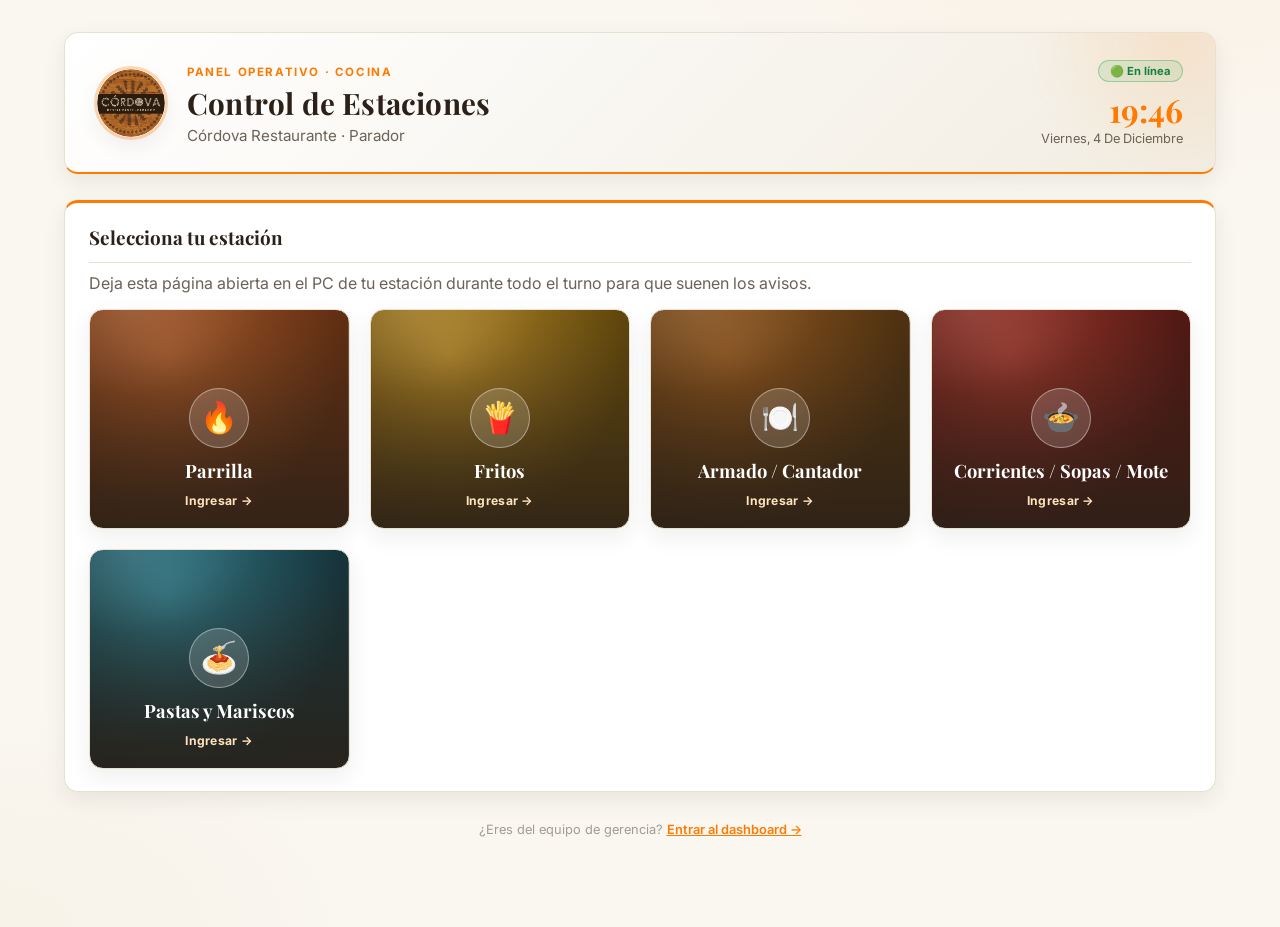
<file: index.html>
<!DOCTYPE html>
<html lang="es">
<head>
<meta charset="UTF-8" />
<meta name="viewport" content="width=device-width, initial-scale=1.0" />
<title>Córdova · Control de Estaciones</title>
<link rel="icon" href="assets/logo.png" />
<link rel="manifest" href="manifest.json" />
<meta name="theme-color" content="#faf7f1" />
<link rel="apple-touch-icon" href="assets/icon-192.png" />
<link rel="preconnect" href="https://fonts.googleapis.com" />
<link rel="preconnect" href="https://fonts.gstatic.com" crossorigin />
<link href="https://fonts.googleapis.com/css2?family=Playfair+Display:wght@600;700;800&family=Inter:wght@400;500;600;700;800&display=swap" rel="stylesheet" />
<link rel="stylesheet" href="css/style.css" />
</head>
<body>
  <div class="wrap">
    <div class="hero-header">
      <div class="hero-glow"></div>
      <img class="hero-logo" src="assets/logo.png" alt="Córdova Restaurante" />
      <div class="hero-copy">
        <span class="eyebrow">Panel operativo · Cocina</span>
        <h1>Control de Estaciones</h1>
        <p>Córdova Restaurante · Parador</p>
      </div>
      <div class="clock">
        <span class="conn-pill" id="conn-status">·</span>
        <div class="time" id="clock-time">--:--</div>
        <div class="date" id="clock-date">--</div>
      </div>
    </div>

    <div class="card card-accent fade-in">
      <h2>Selecciona tu estación</h2>
      <p style="color:var(--text-secondary); margin-top:-6px;">
        Deja esta página abierta en el PC de tu estación durante todo el turno para que suenen los avisos.
      </p>
      <div class="station-grid" id="station-grid"></div>
    </div>

    <div class="footer-note">
      ¿Eres del equipo de gerencia? <a href="dashboard.html">Entrar al dashboard →</a>
    </div>
  </div>

  <script src="js/data.js"></script>
  <script src="js/pwa.js"></script>
  <script>
    function renderClock() {
      const now = new Date();
      document.getElementById("clock-time").textContent =
        String(now.getHours()).padStart(2, "0") + ":" + String(now.getMinutes()).padStart(2, "0");
      document.getElementById("clock-date").textContent =
        now.toLocaleDateString("es-CO", { weekday: "long", day: "numeric", month: "long" });
    }
    renderClock();
    setInterval(renderClock, 1000 * 10);

    const grid = document.getElementById("station-grid");
    STATIONS.forEach((s) => {
      const a = document.createElement("a");
      a.className = "station-tile";
      // data-station: solo se usa para aplicar el fondo temático de cada
      // estación en css/style.css (.station-tile[data-station="..."]).
      // No afecta ninguna lógica de JS.
      a.setAttribute("data-station", s.id);
      a.href = `estacion.html?station=${s.id}`;
      a.innerHTML = `<span class="icon-badge"><span class="icon">${s.icon}</span></span><span class="name">${s.name}</span><span class="tile-arrow">Ingresar →</span>`;
      grid.appendChild(a);
    });
  </script>
</body>
</html>
</file>
<file: css/style.css>
/* ============================================================
   CÓRDOVA RESTAURANTE — Tema claro premium (v4)
   Centro de control operativo de cocina. Paleta blanca/crema con
   acentos naranja/dorado. Solo cambios visuales — todos los
   id/clases que usa el JS se conservan intactos.
   ============================================================ */

:root {
  --bg-main: #faf7f1;
  --bg-secondary: #f2ede2;
  --panel: #ffffff;
  --panel-elevated: #ffffff;
  --card: #ffffff;
  --card-hover: #fbf5e8;
  --border: #e8e1d2;
  --border-active: #ff8500;
  --orange: #ff7a00;
  --orange-bright: #ff9500;
  --gold: #c9973b;
  --green: #16a34a;
  --yellow: #d97706;
  --red: #dc2626;
  --blue: #0284c7;
  --text: #2b2118;
  --text-secondary: #6b6258;
  --text-disabled: #a39c90;

  /* Alias de compatibilidad (mismos nombres usados antes) */
  --brand-dark: var(--text);
  --brand-dark-2: #000000;
  --brand-wood: var(--orange);
  --brand-wood-light: var(--orange-bright);
  --brand-wood-dark: var(--text-secondary);
  --brand-cream: var(--bg-main);
  --brand-cream-2: var(--panel);
  --brand-gold: var(--gold);
  --brand-gold-light: var(--orange-bright);
  --brand-green: var(--green);
  --brand-green-dark: #15803d;
  --brand-red: var(--red);
  --brand-red-dark: #b91c1c;

  --shadow: 0 8px 22px rgba(43, 33, 24, 0.08);
  --shadow-lg: 0 20px 48px rgba(43, 33, 24, 0.14);
  --radius: 14px;
  --serif: "Playfair Display", Georgia, serif;
  --sans: "Inter", "DM Sans", "Segoe UI", Arial, sans-serif;
  font-size: 16px;
}

* { box-sizing: border-box; }

html, body {
  margin: 0;
  padding: 0;
  min-height: 100%;
  color: var(--text);
  font-family: var(--sans);
}

body {
  background:
    radial-gradient(900px 500px at 90% -10%, rgba(255, 122, 0, 0.05), transparent 60%),
    radial-gradient(700px 400px at 0% 100%, rgba(201, 151, 59, 0.05), transparent 55%),
    var(--bg-main);
  min-height: 100vh;
}

::-webkit-scrollbar { width: 10px; height: 10px; }
::-webkit-scrollbar-track { background: var(--bg-secondary); }
::-webkit-scrollbar-thumb { background: #d8cfba; border-radius: 10px; }
::-webkit-scrollbar-thumb:hover { background: var(--orange); }

.wrap {
  max-width: 1200px;
  margin: 0 auto;
  padding: 32px 24px 90px;
}

/* ---------- Hero header (index.html / estacion.html) ---------- */
.hero-header {
  position: relative;
  display: flex;
  align-items: center;
  gap: 22px;
  margin-bottom: 26px;
  padding: 26px 32px;
  border-radius: var(--radius);
  background: linear-gradient(135deg, #ffffff 0%, var(--bg-secondary) 100%);
  color: var(--text);
  box-shadow: var(--shadow);
  overflow: hidden;
  border: 1px solid var(--border);
  border-bottom: 2px solid var(--orange);
}

.hero-glow {
  position: absolute;
  width: 320px; height: 320px;
  right: -120px; top: -160px;
  background: radial-gradient(circle, rgba(255, 122, 0, 0.12), transparent 65%);
  filter: blur(10px);
  pointer-events: none;
}

.hero-logo {
  width: 68px;
  height: 68px;
  border-radius: 50%;
  box-shadow: 0 0 0 3px rgba(255, 122, 0, 0.28), var(--shadow);
  position: relative;
  z-index: 1;
  flex-shrink: 0;
}

.hero-copy { position: relative; z-index: 1; }
.hero-copy .eyebrow {
  display: inline-block;
  font-size: 0.72rem;
  letter-spacing: 1.6px;
  text-transform: uppercase;
  color: var(--orange);
  font-weight: 700;
  margin-bottom: 4px;
}
.hero-copy h1 {
  font-family: var(--serif);
  font-size: 1.85rem;
  margin: 0;
  letter-spacing: 0.2px;
  color: var(--text);
}
.hero-copy p {
  margin: 4px 0 0;
  color: var(--text-secondary);
  font-size: 0.95rem;
}

.hero-header .clock {
  margin-left: auto;
  text-align: right;
  color: var(--text);
  font-variant-numeric: tabular-nums;
  position: relative;
  z-index: 1;
}
.hero-header .clock .time { font-family: var(--serif); font-size: 2rem; font-weight: 700; color: var(--orange); }
.hero-header .clock .date { font-size: 0.8rem; color: var(--text-secondary); text-transform: capitalize; }

.conn-pill {
  display: inline-block;
  font-size: 0.7rem;
  font-weight: 700;
  padding: 3px 11px;
  border-radius: 999px;
  margin-bottom: 6px;
  background: var(--bg-secondary);
  border: 1px solid var(--border);
  color: var(--text-secondary);
}
.conn-pill.online { background: rgba(22, 163, 74, 0.1); border-color: rgba(22, 163, 74, 0.35); color: #15803d; }
.conn-pill.offline { background: rgba(220, 38, 38, 0.1); border-color: rgba(220, 38, 38, 0.35); color: #b91c1c; animation: pulseSoft 1.6s ease-in-out infinite; }
@keyframes pulseSoft { 0%,100% { opacity: 1; } 50% { opacity: 0.55; } }

/* ---------- Sidebar (solo dashboard.html) ---------- */
.app-shell {
  display: flex;
  align-items: stretch;
  min-height: 100vh;
}

.sidebar {
  width: 262px;
  flex-shrink: 0;
  background: #ffffff;
  border-right: 1px solid var(--border);
  padding: 26px 18px;
  display: flex;
  flex-direction: column;
  gap: 22px;
  position: sticky;
  top: 0;
  height: 100vh;
  box-shadow: 2px 0 14px rgba(43, 33, 24, 0.04);
}

.sidebar-brand { display: flex; align-items: center; gap: 12px; padding: 0 6px; }
.sidebar-brand img { width: 46px; height: 46px; border-radius: 50%; box-shadow: 0 0 0 2px rgba(255,122,0,0.25); }
.sidebar-brand .name { font-family: var(--serif); font-size: 1.02rem; color: var(--text); line-height: 1.15; }
.sidebar-brand .sub { display: block; font-size: 0.68rem; color: var(--text-secondary); text-transform: uppercase; letter-spacing: 0.6px; margin-top: 2px; }

.sidebar-nav { display: flex; flex-direction: column; gap: 5px; margin-top: 6px; }
.nav-item {
  display: flex;
  align-items: center;
  gap: 12px;
  padding: 11px 14px;
  border-radius: 10px;
  color: var(--text-secondary);
  text-decoration: none;
  font-size: 0.92rem;
  font-weight: 600;
  border-left: 3px solid transparent;
  transition: background 0.15s ease, color 0.15s ease, transform 0.15s ease;
}
.nav-item svg { width: 18px; height: 18px; flex-shrink: 0; stroke: currentColor; }
.nav-item:hover { background: rgba(255, 122, 0, 0.08); color: var(--orange); transform: translateX(2px); }
.nav-item.active {
  background: linear-gradient(90deg, rgba(255,122,0,0.14), rgba(255,122,0,0.02));
  border-left: 3px solid var(--orange);
  color: var(--orange);
  font-weight: 700;
}
.nav-item.active svg { stroke: var(--orange); }

.sidebar-footer { margin-top: auto; }

.main-area { flex: 1; min-width: 0; }

/* ---------- Cards / panels ---------- */
.card {
  background: var(--card);
  border: 1px solid var(--border);
  border-radius: var(--radius);
  box-shadow: var(--shadow);
  padding: 22px 24px;
  margin-bottom: 20px;
  position: relative;
  transition: background 0.15s ease, border-color 0.15s ease;
}

.card-accent { border-top: 3px solid var(--orange); }

.card h2 {
  margin-top: 0;
  font-family: var(--serif);
  color: var(--text);
  font-size: 1.18rem;
  border-bottom: 1px solid var(--border);
  padding-bottom: 12px;
}

@keyframes fadeSlideIn { from { opacity: 0; transform: translateY(8px); } to { opacity: 1; transform: translateY(0); } }
.fade-in { animation: fadeSlideIn 0.4s ease both; }

/* ---------- Station grid (index.html) ---------- */
.station-grid {
  display: grid;
  grid-template-columns: repeat(auto-fit, minmax(260px, 1fr));
  gap: 20px;
}

.station-tile {
  display: flex;
  flex-direction: column;
  align-items: center;
  gap: 10px;
  justify-content: flex-end;
  min-height: 220px;
  color: #fff;
  border-radius: var(--radius);
  padding: 22px 18px 20px;
  text-decoration: none;
  box-shadow: var(--shadow);
  transition: transform 0.2s ease, box-shadow 0.2s ease, border-color 0.2s ease;
  position: relative;
  overflow: hidden;
  border: 1px solid var(--border);
  background-size: cover;
  background-position: center;
}
/* Fondo por estación: degradado temático de base + espacio para tu propia
   foto gastronómica. Para poner tu foto real, reemplaza la URL de cada
   selector de abajo por, por ejemplo, url("assets/stations/parrilla.jpg") */
.station-tile[data-station="parrilla"] { background-image: linear-gradient(180deg, rgba(43,33,24,0.15) 0%, rgba(43,33,24,0.88) 100%), radial-gradient(circle at 30% 20%, #c0642c, #6b3111 70%); }
.station-tile[data-station="fritos"] { background-image: linear-gradient(180deg, rgba(43,33,24,0.15) 0%, rgba(43,33,24,0.88) 100%), radial-gradient(circle at 30% 20%, #cf9c2a, #6b4e0a 70%); }
.station-tile[data-station="armado"] { background-image: linear-gradient(180deg, rgba(43,33,24,0.15) 0%, rgba(43,33,24,0.88) 100%), radial-gradient(circle at 30% 20%, #a8621f, #55350f 70%); }
.station-tile[data-station="corrientes"] { background-image: linear-gradient(180deg, rgba(43,33,24,0.15) 0%, rgba(43,33,24,0.88) 100%), radial-gradient(circle at 30% 20%, #b23a2e, #591713 70%); }
.station-tile[data-station="pastas"] { background-image: linear-gradient(180deg, rgba(43,33,24,0.15) 0%, rgba(43,33,24,0.88) 100%), radial-gradient(circle at 30% 20%, #2f8a9e, #123842 70%); }

.station-tile::before {
  content: "";
  position: absolute; inset: 0;
  background: radial-gradient(220px 140px at 15% 0%, rgba(255,255,255,0.10), transparent 60%);
}
.station-tile:hover { transform: translateY(-6px); box-shadow: var(--shadow-lg); border-color: var(--border-active); }
.station-tile .icon-badge {
  width: 60px; height: 60px;
  border-radius: 50%;
  background: rgba(255,255,255,0.16);
  border: 1px solid rgba(255,255,255,0.4);
  display: flex; align-items: center; justify-content: center;
  position: relative; z-index: 1;
}
.station-tile .icon { font-size: 1.9rem; }
.station-tile .name { font-family: var(--serif); font-size: 1.15rem; font-weight: 700; text-align: center; position: relative; z-index: 1; }
.station-tile .tile-arrow {
  font-size: 0.76rem;
  color: #ffe3bf;
  font-weight: 700;
  letter-spacing: 0.3px;
  position: relative; z-index: 1;
}

/* ---------- Form fields ---------- */
label { font-weight: 600; display: block; margin: 4px 0 6px; color: var(--text); }
input[type="text"], input[type="password"], select, textarea, input[type="date"] {
  width: 100%;
  padding: 11px 13px;
  border: 1px solid var(--border);
  border-radius: 9px;
  font-size: 1rem;
  font-family: inherit;
  background: #fffdf9;
  color: var(--text);
  min-height: 44px;
  transition: border-color 0.15s ease, box-shadow 0.15s ease;
}
input[type="text"]:focus, input[type="password"]:focus, select:focus, textarea:focus, input[type="date"]:focus {
  outline: none;
  border-color: var(--border-active);
  box-shadow: 0 0 0 3px rgba(255, 133, 0, 0.15);
}
textarea { min-height: 70px; resize: vertical; }
::placeholder { color: var(--text-disabled); }

.field { margin-bottom: 16px; }
.field-row { display: grid; grid-template-columns: 1fr 1fr; gap: 16px; }
@media (max-width: 640px) { .field-row { grid-template-columns: 1fr; } }

/* ---------- Checklist item ---------- */
.item-row {
  display: flex;
  align-items: center;
  gap: 14px;
  padding: 13px 8px;
  border-bottom: 1px solid var(--border);
  transition: background 0.15s ease;
  border-radius: 8px;
}
.item-row:hover { background: var(--card-hover); }
.item-row:last-child { border-bottom: none; }
.item-row .item-label { flex: 1; font-weight: 500; color: var(--text); }
.item-row .item-label .critical-tag {
  display: inline-block;
  margin-left: 8px;
  font-size: 0.64rem;
  font-weight: 800;
  letter-spacing: 0.4px;
  color: #fff;
  background: var(--red);
  border-radius: 999px;
  padding: 2px 9px;
  vertical-align: middle;
}

.toggle-group { display: flex; gap: 6px; }
.toggle-btn {
  border: 1px solid var(--border);
  background: #fffdf9;
  color: var(--text-secondary);
  font-weight: 700;
  padding: 10px 18px;
  border-radius: 9px;
  cursor: pointer;
  font-size: 0.88rem;
  min-width: 58px;
  min-height: 42px;
  transition: all 0.15s ease;
}
.toggle-btn:hover { border-color: var(--orange); color: var(--text); }
/* "Sí" seleccionado: naranja (color de acción/selección) */
.toggle-btn.yes.active { background: var(--orange); border-color: var(--orange-bright); color: #fff; box-shadow: 0 0 0 3px rgba(255,122,0,0.2); }
/* "No" seleccionado: rojo (respuesta negativa) */
.toggle-btn.no.active { background: rgba(220,38,38,0.12); border-color: var(--red); color: #b91c1c; box-shadow: 0 0 0 3px rgba(220,38,38,0.1); }
/* "N/A" seleccionado: gris */
.toggle-btn.na.active { background: #ece7db; border-color: #a39c90; color: var(--text); }

/* ---------- Buttons ---------- */
.btn {
  display: inline-block;
  padding: 13px 24px;
  border-radius: 10px;
  border: 1px solid transparent;
  font-weight: 700;
  font-size: 1rem;
  cursor: pointer;
  text-decoration: none;
  text-align: center;
  min-height: 44px;
  transition: transform 0.12s ease, box-shadow 0.12s ease, background 0.15s ease, filter 0.15s ease;
}
.btn-primary { background: var(--orange); color: #fff; border-color: var(--orange-bright); box-shadow: 0 6px 16px rgba(255,122,0,0.24); }
.btn-primary:hover { filter: brightness(1.06); box-shadow: 0 10px 22px rgba(255,122,0,0.32); }
.btn-secondary { background: #fff; color: var(--text); border-color: var(--border); }
.btn-secondary:hover { background: var(--bg-secondary); }
.btn-danger { background: rgba(220,38,38,0.1); color: #b91c1c; border-color: var(--red); }
.btn-block { display: block; width: 100%; }
.btn:disabled { opacity: 0.5; cursor: not-allowed; transform: none; }
.btn:active { transform: scale(0.98); }

/* ---------- Alerts / banners ---------- */
.alarm-overlay {
  position: fixed;
  inset: 0;
  background: rgba(20, 14, 8, 0.88);
  backdrop-filter: blur(2px);
  display: flex;
  align-items: center;
  justify-content: center;
  z-index: 9999;
  animation: fadeIn 0.2s ease;
}
@keyframes fadeIn { from { opacity: 0; } to { opacity: 1; } }
.alarm-box {
  background: #ffffff;
  border-radius: 16px;
  padding: 38px 42px;
  max-width: 460px;
  text-align: center;
  box-shadow: 0 25px 60px rgba(0,0,0,0.35);
  border: 3px solid var(--orange);
  animation: fadeSlideIn 0.3s ease both;
}
.alarm-box .emoji { font-size: 3.4rem; }
.alarm-box h3 { font-family: var(--serif); color: var(--orange); margin: 10px 0; font-size: 1.4rem; }
.alarm-box p { color: var(--text); font-size: 1.03rem; }
.alarm-box .alarm-hint { font-size: 0.8rem; color: var(--text-secondary); margin-top: -4px; }

.alarm-box-siren { animation: fadeSlideIn 0.3s ease both, sirenPulse 0.9s ease-in-out infinite; }
@keyframes sirenPulse {
  0%, 100% { box-shadow: 0 0 0 0 rgba(220,38,38,0.5), 0 25px 60px rgba(0,0,0,0.35); border-color: var(--orange); }
  50% { box-shadow: 0 0 0 16px rgba(220,38,38,0), 0 25px 60px rgba(0,0,0,0.35); border-color: var(--red); }
}
.alarm-box-siren .emoji { animation: shake 0.6s ease-in-out infinite; display: inline-block; }
@keyframes shake { 0%,100% { transform: rotate(0deg); } 25% { transform: rotate(-8deg); } 75% { transform: rotate(8deg); } }

.sticky-alert {
  position: sticky;
  top: 0;
  z-index: 500;
  background: rgba(220,38,38,0.1);
  border: 1px solid var(--red);
  color: #b91c1c;
  padding: 12px 18px;
  border-radius: 10px;
  margin-bottom: 16px;
  font-weight: 600;
  display: flex;
  align-items: center;
  justify-content: space-between;
  gap: 12px;
}
.sticky-alert.ok { background: rgba(22,163,74,0.1); border-color: var(--green); color: #15803d; }
.sticky-alert.warn { background: rgba(217,119,6,0.1); border-color: var(--yellow); color: #92400e; }

/* ---------- Dashboard ---------- */
.kpi-row { display: grid; grid-template-columns: 2fr 1fr; gap: 18px; margin-bottom: 22px; align-items: stretch; }
@media (max-width: 860px) { .kpi-row { grid-template-columns: 1fr; } }

.dash-table { width: 100%; border-collapse: collapse; }
.dash-table th, .dash-table td {
  padding: 13px 10px;
  text-align: left;
  border-bottom: 1px solid var(--border);
  vertical-align: top;
  color: var(--text);
}
.dash-table th { color: var(--text-secondary); font-size: 0.78rem; text-transform: uppercase; letter-spacing: 0.5px; }
.dash-table tbody tr:hover { background: var(--card-hover); }

.status-pill {
  display: inline-flex;
  align-items: center;
  gap: 6px;
  padding: 6px 13px;
  border-radius: 999px;
  font-weight: 700;
  font-size: 0.82rem;
  border: 1px solid transparent;
}
.status-pill.ok { background: rgba(22,163,74,0.12); color: #15803d; border-color: var(--green); }
.status-pill.warn { background: rgba(217,119,6,0.12); color: #92400e; border-color: var(--yellow); }
.status-pill.late { background: rgba(255,122,0,0.12); color: #b85c00; border-color: var(--orange); }
.status-pill.missing { background: rgba(220,38,38,0.12); color: #b91c1c; border-color: var(--red); }

.kpi-grid { display: grid; grid-template-columns: repeat(2, 1fr); gap: 14px; }
@media (max-width: 500px) { .kpi-grid { grid-template-columns: 1fr; } }
.kpi {
  background: var(--card);
  border-radius: var(--radius);
  padding: 20px;
  text-align: center;
  box-shadow: var(--shadow);
  border: 1px solid var(--border);
  border-top: 3px solid var(--orange);
}
.kpi .num { font-family: var(--serif); font-size: 2.05rem; font-weight: 800; color: var(--text); }
.kpi .lbl { color: var(--text-secondary); font-size: 0.82rem; margin-top: 2px; }

.chart-card {
  background: var(--card);
  border-radius: var(--radius);
  box-shadow: var(--shadow);
  padding: 20px;
  display: flex;
  flex-direction: column;
  align-items: center;
  border: 1px solid var(--border);
  border-top: 3px solid var(--green);
}
.chart-card h2 { color: var(--text); border: none; }
.chart-card canvas { max-width: 200px; max-height: 200px; }
.chart-legend { display: flex; gap: 14px; margin-top: 12px; font-size: 0.78rem; flex-wrap: wrap; justify-content: center; }
.chart-legend span { display: inline-flex; align-items: center; gap: 6px; color: var(--text-secondary); font-weight: 600; }
.chart-legend .dot { width: 10px; height: 10px; border-radius: 50%; display: inline-block; }

a { color: var(--orange); font-weight: 600; }

.login-box { max-width: 400px; margin: 70px auto; }

.footer-note { text-align: center; color: var(--text-disabled); font-size: 0.8rem; margin-top: 30px; }
</file>
